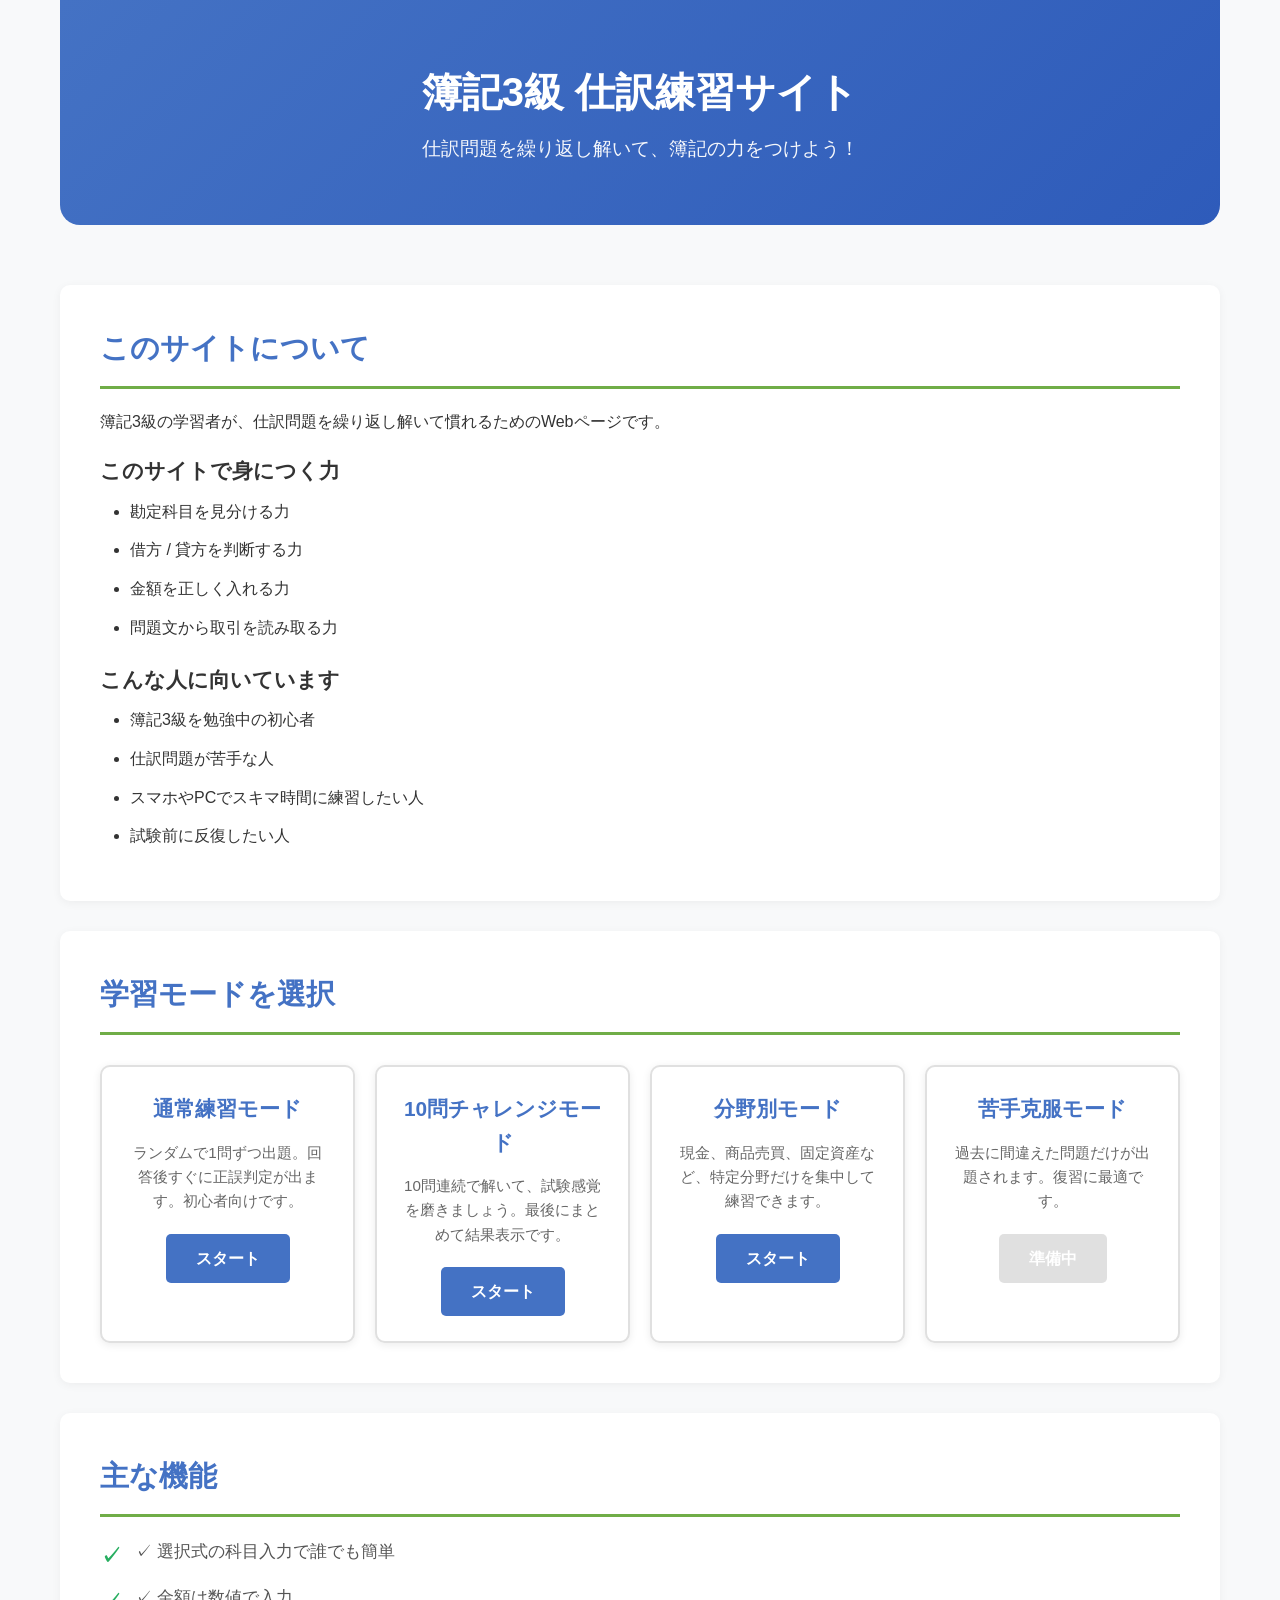
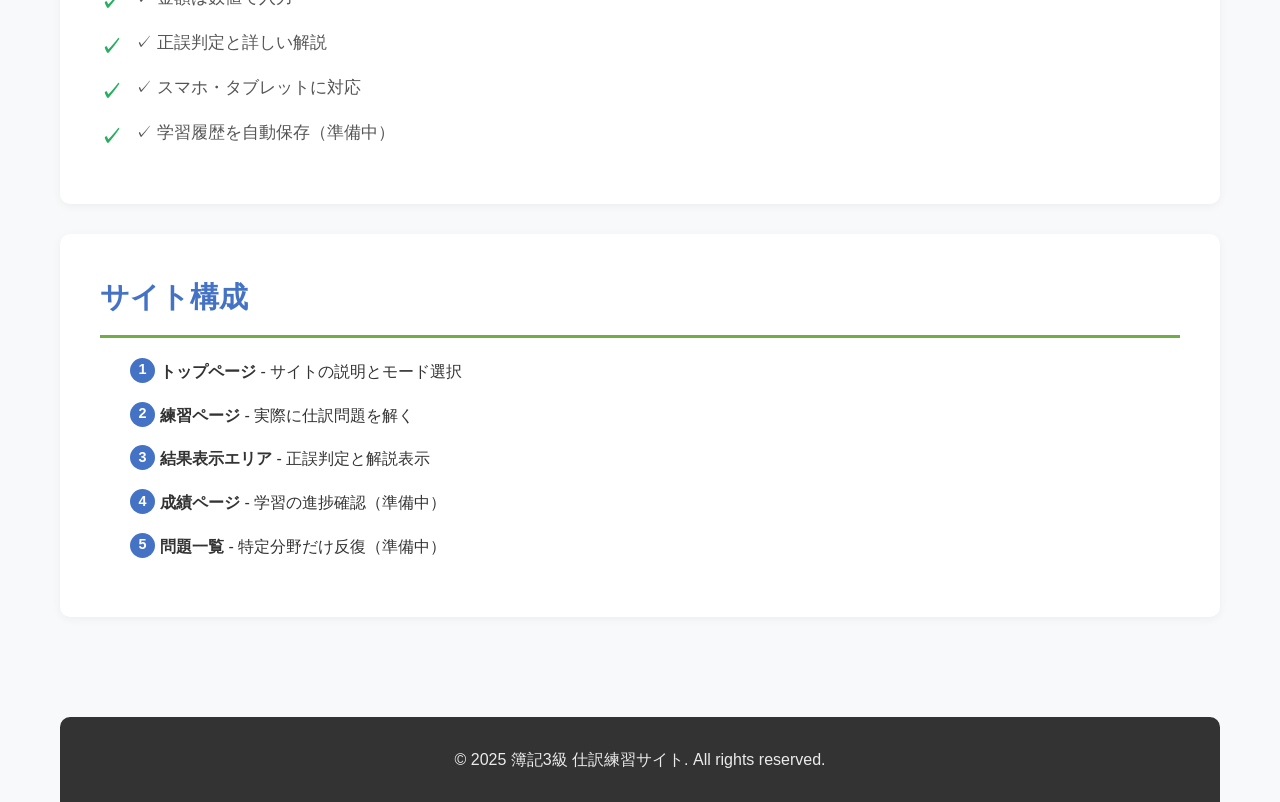
<file: index.html>
<!DOCTYPE html>
<html lang="ja">
<head>
    <meta charset="UTF-8">
    <meta name="viewport" content="width=device-width, initial-scale=1.0">
    <title>簿記3級 仕訳練習サイト</title>
    <link rel="stylesheet" href="style.css">
</head>
<body>
    <div class="container">
        <header>
            <h1>簿記3級 仕訳練習サイト</h1>
            <p class="subtitle">仕訳問題を繰り返し解いて、簿記の力をつけよう！</p>
        </header>

        <main>
            <section class="about">
                <h2>このサイトについて</h2>
                <p>簿記3級の学習者が、仕訳問題を繰り返し解いて慣れるためのWebページです。</p>
                
                <h3>このサイトで身につく力</h3>
                <ul>
                    <li>勘定科目を見分ける力</li>
                    <li>借方 / 貸方を判断する力</li>
                    <li>金額を正しく入れる力</li>
                    <li>問題文から取引を読み取る力</li>
                </ul>

                <h3>こんな人に向いています</h3>
                <ul>
                    <li>簿記3級を勉強中の初心者</li>
                    <li>仕訳問題が苦手な人</li>
                    <li>スマホやPCでスキマ時間に練習したい人</li>
                    <li>試験前に反復したい人</li>
                </ul>
            </section>

            <section class="modes">
                <h2>学習モードを選択</h2>
                <div class="mode-grid">
                    <div class="mode-card">
                        <h3>通常練習モード</h3>
                        <p>ランダムで1問ずつ出題。回答後すぐに正誤判定が出ます。初心者向けです。</p>
                        <a href="practice.html?mode=normal" class="btn">スタート</a>
                    </div>

                    <div class="mode-card">
                        <h3>10問チャレンジモード</h3>
                        <p>10問連続で解いて、試験感覚を磨きましょう。最後にまとめて結果表示です。</p>
                        <a href="practice.html?mode=challenge" class="btn">スタート</a>
                    </div>

                    <div class="mode-card">
                        <h3>分野別モード</h3>
                        <p>現金、商品売買、固定資産など、特定分野だけを集中して練習できます。</p>
                        <a href="practice.html?mode=category" class="btn">スタート</a>
                    </div>

                    <div class="mode-card">
                        <h3>苦手克服モード</h3>
                        <p>過去に間違えた問題だけが出題されます。復習に最適です。</p>
                        <a href="practice.html?mode=weak" class="btn disabled">準備中</a>
                    </div>
                </div>
            </section>

            <section class="features">
                <h2>主な機能</h2>
                <ul>
                    <li>✓ 選択式の科目入力で誰でも簡単</li>
                    <li>✓ 金額は数値で入力</li>
                    <li>✓ 正誤判定と詳しい解説</li>
                    <li>✓ スマホ・タブレットに対応</li>
                    <li>✓ 学習履歴を自動保存（準備中）</li>
                </ul>
            </section>

            <section class="info">
                <h2>サイト構成</h2>
                <ol>
                    <li><strong>トップページ</strong> - サイトの説明とモード選択</li>
                    <li><strong>練習ページ</strong> - 実際に仕訳問題を解く</li>
                    <li><strong>結果表示エリア</strong> - 正誤判定と解説表示</li>
                    <li><strong>成績ページ</strong> - 学習の進捗確認（準備中）</li>
                    <li><strong>問題一覧</strong> - 特定分野だけ反復（準備中）</li>
                </ol>
            </section>
        </main>

        <footer>
            <p>&copy; 2025 簿記3級 仕訳練習サイト. All rights reserved.</p>
        </footer>
    </div>
</body>
</html>
</file>
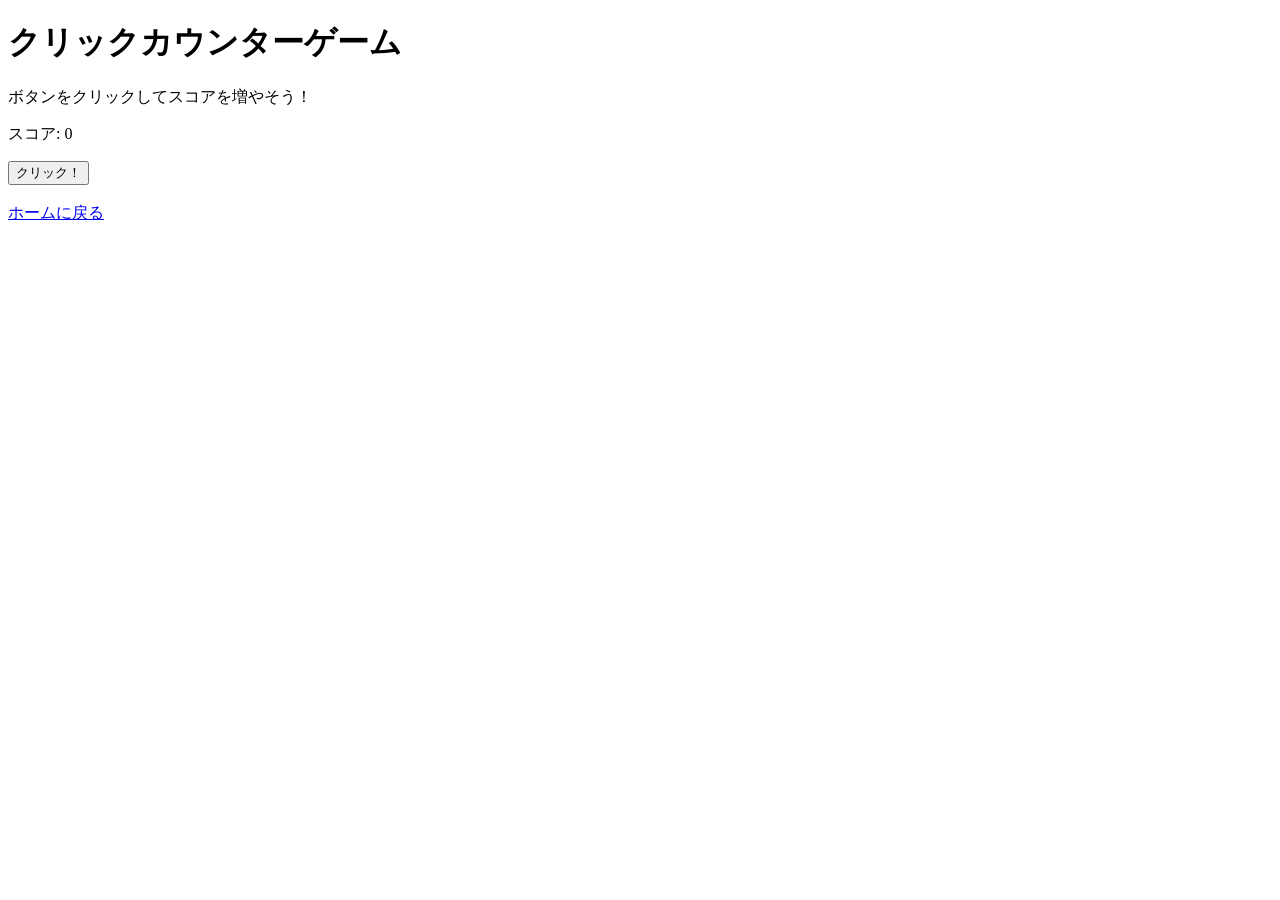
<file: game.html>
<!DOCTYPE html>
<html lang="ja">
<head>
    <meta charset="UTF-8">
    <title>簡単ゲーム - クリックカウンター</title>
</head>
<body>
    <h1>クリックカウンターゲーム</h1>
    <p>ボタンをクリックしてスコアを増やそう！</p>
    <p>スコア: <span id="score">0</span></p>
    <button id="clickButton">クリック！</button>
    <br><br>
    <a href="index.html">ホームに戻る</a>

    <script>
        let score = 0;
        const scoreDisplay = document.getElementById('score');
        const clickButton = document.getElementById('clickButton');

        clickButton.addEventListener('click', function() {
            score++;
            scoreDisplay.textContent = score;
        });
    </script>
</body>
</html></content>
<parameter name="filePath">
</file>
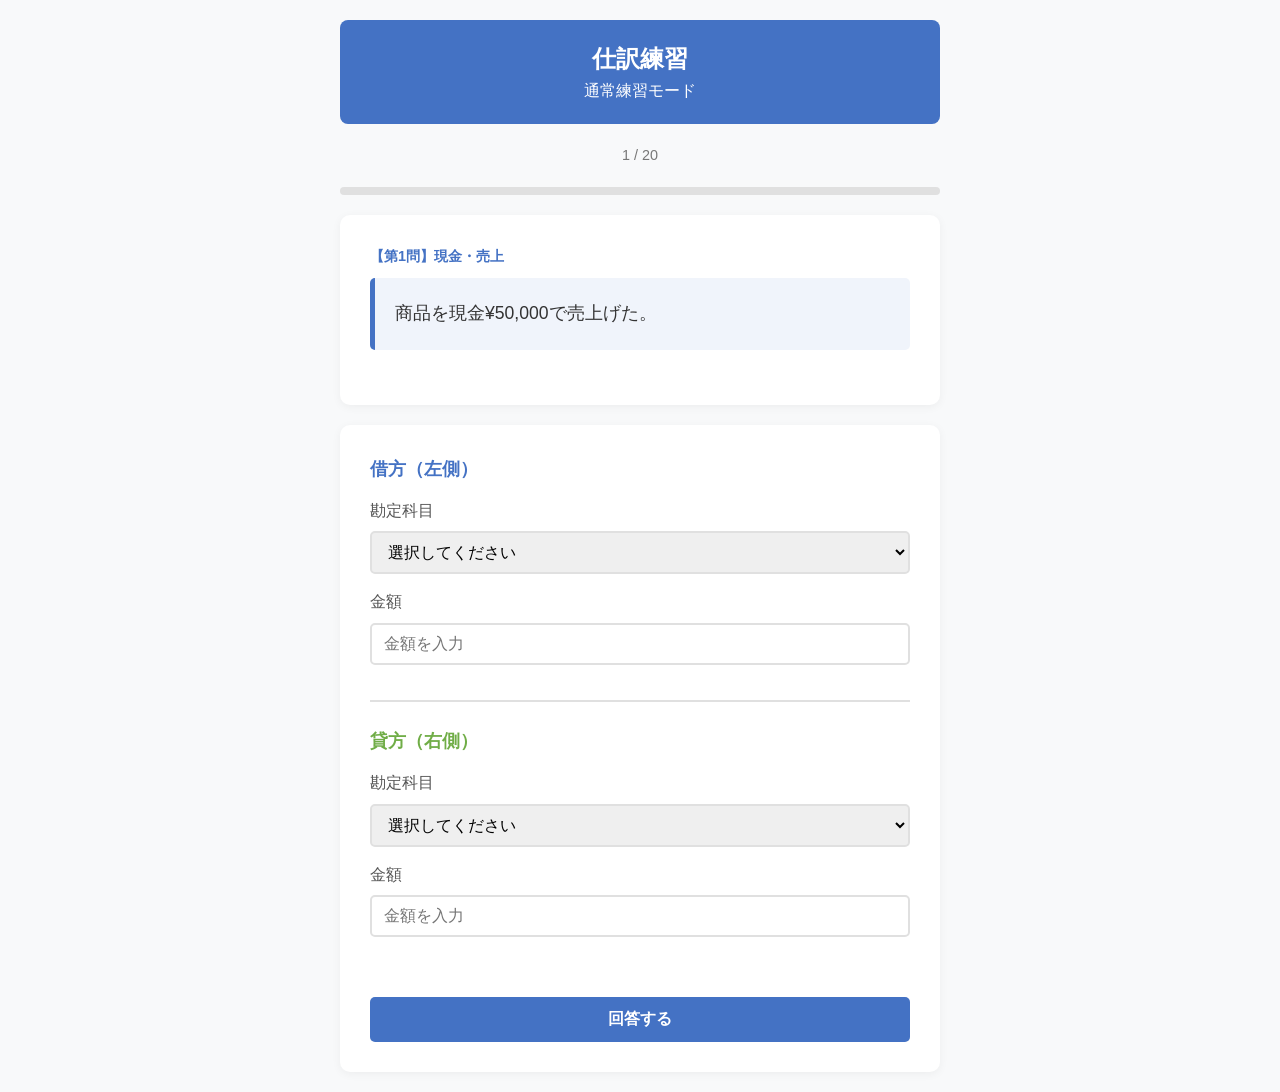
<file: practice.html>
<!DOCTYPE html>
<html lang="ja">
<head>
    <meta charset="UTF-8">
    <meta name="viewport" content="width=device-width, initial-scale=1.0">
    <title>簿記3級 仕訳練習 - 練習ページ</title>
    <link rel="stylesheet" href="style.css">
</head>
<body>
    <div class="practice-container">
        <div class="practice-header">
            <h2>仕訳練習</h2>
            <div id="modeDisplay"></div>
        </div>

        <div class="progress-text">
            <span id="questionNumber">問 1</span> / <span id="totalQuestions">10</span>
        </div>
        <div class="progress-bar">
            <div class="progress-fill" id="progressFill"></div>
        </div>

        <!-- 問題セクション -->
        <div class="problem-section" id="problemSection">
            <div class="problem-number" id="problemId"></div>
            <div class="problem-text" id="problemText"></div>
        </div>

        <!-- 回答セクション -->
        <div class="answer-section" id="answerSection">
            <div class="debit-section">
                <div class="section-title debit">借方（左側）</div>
                <div class="form-group">
                    <label for="debitAccount">勘定科目</label>
                    <select id="debitAccount">
                        <option value="">選択してください</option>
                    </select>
                </div>
                <div class="form-group">
                    <label for="debitAmount">金額</label>
                    <input type="number" id="debitAmount" placeholder="金額を入力">
                </div>
            </div>

            <div class="credit-section">
                <div class="section-title credit">貸方（右側）</div>
                <div class="form-group">
                    <label for="creditAccount">勘定科目</label>
                    <select id="creditAccount">
                        <option value="">選択してください</option>
                    </select>
                </div>
                <div class="form-group">
                    <label for="creditAmount">金額</label>
                    <input type="number" id="creditAmount" placeholder="金額を入力">
                </div>
            </div>

            <div class="button-group">
                <button class="btn btn-answer" id="answerBtn" onclick="checkAnswer()">回答する</button>
            </div>
        </div>

        <!-- 結果セクション -->
        <div id="resultSection" style="display: none;"></div>

        <!-- ナビゲーションボタン -->
        <div class="button-group" id="navigationButtons" style="display: none;">
            <button class="btn btn-next secondary" onclick="nextQuestion()">次の問題へ</button>
            <button class="btn secondary" onclick="goHome()">トップへ戻る</button>
        </div>

        <!-- 完了メッセージ -->
        <div id="completionMessage" style="display: none; padding: 30px; text-align: center;">
            <h2 style="color: var(--success-color); margin-bottom: 20px;">練習完了！</h2>
            <div id="finalScore" style="font-size: 1.5rem; margin-bottom: 20px;"></div>
            <div class="button-group">
                <button class="btn secondary" onclick="location.href='index.html'">トップへ戻る</button>
            </div>
        </div>
    </div>

    <script src="questions.js"></script>
    <script src="script.js"></script>
</body>
</html>
</file>
<file: style.css>
* {
    margin: 0;
    padding: 0;
    box-sizing: border-box;
}

:root {
    --primary-color: #4472C4;
    --secondary-color: #70AD47;
    --danger-color: #E74C3C;
    --success-color: #27AE60;
    --warning-color: #F39C12;
    --bg-color: #F8F9FA;
    --text-color: #333333;
    --border-color: #E0E0E0;
}

body {
    font-family: 'Segoe UI', Tahoma, Geneva, Verdana, sans-serif;
    background-color: var(--bg-color);
    color: var(--text-color);
    line-height: 1.6;
}

.container {
    max-width: 1200px;
    margin: 0 auto;
    padding: 0 20px;
}

/* Header */
header {
    background: linear-gradient(135deg, var(--primary-color) 0%, #2E5BBA 100%);
    color: white;
    padding: 60px 20px;
    text-align: center;
    border-radius: 0 0 20px 20px;
    margin-bottom: 40px;
}

header h1 {
    font-size: 2.5rem;
    margin-bottom: 10px;
    font-weight: 700;
}

header .subtitle {
    font-size: 1.2rem;
    opacity: 0.95;
    font-weight: 300;
}

/* Main sections */
main {
    padding: 20px 0;
}

section {
    background: white;
    padding: 40px;
    margin-bottom: 30px;
    border-radius: 10px;
    box-shadow: 0 2px 10px rgba(0, 0, 0, 0.05);
}

section h2 {
    font-size: 1.8rem;
    color: var(--primary-color);
    margin-bottom: 20px;
    border-bottom: 3px solid var(--secondary-color);
    padding-bottom: 15px;
}

section h3 {
    font-size: 1.3rem;
    color: var(--text-color);
    margin-top: 20px;
    margin-bottom: 10px;
}

section ul, section ol {
    padding-left: 30px;
}

section li {
    margin-bottom: 10px;
    line-height: 1.8;
}

/* Mode Grid */
.mode-grid {
    display: grid;
    grid-template-columns: repeat(auto-fit, minmax(250px, 1fr));
    gap: 20px;
    margin-top: 30px;
}

.mode-card {
    background: white;
    border: 2px solid var(--border-color);
    border-radius: 10px;
    padding: 25px;
    transition: all 0.3s ease;
    text-align: center;
    box-shadow: 0 2px 8px rgba(0, 0, 0, 0.08);
}

.mode-card:hover {
    border-color: var(--primary-color);
    box-shadow: 0 6px 20px rgba(68, 114, 196, 0.2);
    transform: translateY(-2px);
}

.mode-card h3 {
    color: var(--primary-color);
    margin-bottom: 15px;
    margin-top: 0;
}

.mode-card p {
    color: #666;
    font-size: 0.95rem;
    line-height: 1.6;
    margin-bottom: 20px;
}

/* Button */
.btn {
    display: inline-block;
    padding: 12px 30px;
    background-color: var(--primary-color);
    color: white;
    text-decoration: none;
    border-radius: 5px;
    transition: all 0.3s ease;
    border: none;
    cursor: pointer;
    font-size: 1rem;
    font-weight: 600;
}

.btn:hover {
    background-color: #2E5BBA;
    box-shadow: 0 4px 12px rgba(68, 114, 196, 0.3);
    transform: translateY(-2px);
}

.btn.secondary {
    background-color: var(--secondary-color);
}

.btn.secondary:hover {
    background-color: #5A8E3A;
}

.btn.success {
    background-color: var(--success-color);
}

.btn.success:hover {
    background-color: #1E8449;
}

.btn.danger {
    background-color: var(--danger-color);
}

.btn.danger:hover {
    background-color: #C0392B;
}

.btn.disabled {
    background-color: #CCCCCC;
    cursor: not-allowed;
    opacity: 0.6;
}

.btn.disabled:hover {
    background-color: #CCCCCC;
    transform: none;
    box-shadow: none;
}

/* Features */
.features ul {
    list-style: none;
    padding: 0;
}

.features li {
    padding-left: 35px;
    position: relative;
    font-size: 1.05rem;
    margin-bottom: 15px;
    color: #555;
}

.features li:before {
    content: "✓";
    position: absolute;
    left: 0;
    color: var(--success-color);
    font-weight: bold;
    font-size: 1.3rem;
}

/* Info section */
.info ol {
    counter-reset: item;
    list-style-type: none;
}

.info li {
    counter-increment: item;
    margin-bottom: 15px;
    padding-left: 30px;
    position: relative;
}

.info li:before {
    content: counter(item);
    position: absolute;
    left: 0;
    background: var(--primary-color);
    color: white;
    width: 25px;
    height: 25px;
    border-radius: 50%;
    display: flex;
    align-items: center;
    justify-content: center;
    font-size: 0.9rem;
    font-weight: 600;
}

/* Practice page */
.practice-container {
    max-width: 600px;
    margin: 20px auto;
}

.practice-header {
    background: var(--primary-color);
    color: white;
    padding: 20px;
    border-radius: 8px;
    margin-bottom: 20px;
    text-align: center;
}

.practice-header h2 {
    color: white;
    border: none;
    padding: 0;
    margin: 0;
    font-size: 1.5rem;
}

.problem-section {
    background: white;
    padding: 30px;
    border-radius: 10px;
    box-shadow: 0 2px 10px rgba(0, 0, 0, 0.05);
    margin-bottom: 20px;
}

.problem-number {
    color: var(--primary-color);
    font-weight: bold;
    font-size: 0.9rem;
    margin-bottom: 10px;
}

.problem-text {
    font-size: 1.1rem;
    line-height: 1.8;
    color: var(--text-color);
    padding: 20px;
    background: #F0F4FB;
    border-left: 5px solid var(--primary-color);
    border-radius: 5px;
    margin-bottom: 25px;
}

/* Answer form */
.answer-section {
    background: white;
    padding: 30px;
    border-radius: 10px;
    box-shadow: 0 2px 10px rgba(0, 0, 0, 0.05);
    margin-bottom: 20px;
}

.debit-section, .credit-section {
    margin-bottom: 25px;
    padding-bottom: 20px;
    border-bottom: 2px solid var(--border-color);
}

.debit-section:last-child {
    border-bottom: none;
    margin-bottom: 0;
    padding-bottom: 0;
}

.credit-section {
    border-bottom: none;
}

.section-title {
    font-size: 1.1rem;
    font-weight: 600;
    color: var(--text-color);
    margin-bottom: 15px;
}

.section-title.debit {
    color: var(--primary-color);
}

.section-title.credit {
    color: var(--secondary-color);
}

.form-group {
    margin-bottom: 15px;
}

.form-group label {
    display: block;
    margin-bottom: 8px;
    font-weight: 500;
    color: #555;
}

.form-group select, .form-group input {
    width: 100%;
    padding: 10px 12px;
    border: 2px solid var(--border-color);
    border-radius: 5px;
    font-size: 1rem;
    transition: border-color 0.3s ease;
}

.form-group select:focus, .form-group input:focus {
    outline: none;
    border-color: var(--primary-color);
}

.form-group input[type="number"] {
    font-size: 1rem;
}

/* Answer button */
.button-group {
    display: flex;
    gap: 10px;
    margin-top: 25px;
}

.btn-answer {
    flex: 1;
}

.btn-next {
    flex: 1;
}

/* Result section */
.result-section {
    padding: 30px;
    border-radius: 10px;
    margin-bottom: 20px;
}

.result-section.correct {
    background: #E8F8F5;
    border-left: 5px solid var(--success-color);
}

.result-section.incorrect {
    background: #FADBD8;
    border-left: 5px solid var(--danger-color);
}

.result-title {
    font-size: 1.5rem;
    font-weight: bold;
    margin-bottom: 15px;
}

.result-section.correct .result-title {
    color: var(--success-color);
}

.result-section.incorrect .result-title {
    color: var(--danger-color);
}

.correct-answer {
    background: white;
    padding: 20px;
    border-radius: 8px;
    margin-bottom: 15px;
}

.correct-answer h4 {
    color: var(--primary-color);
    margin-bottom: 10px;
}

.answer-display {
    display: grid;
    grid-template-columns: 1fr 1fr;
    gap: 20px;
}

.answer-item {
    background: #F9F9F9;
    padding: 15px;
    border-radius: 5px;
    border-left: 3px solid var(--primary-color);
}

.answer-item.credit {
    border-left-color: var(--secondary-color);
}

.answer-label {
    font-size: 0.85rem;
    color: #777;
    margin-bottom: 5px;
}

.answer-value {
    font-weight: bold;
    color: var(--text-color);
    font-size: 1.1rem;
}

.explanation {
    background: white;
    padding: 20px;
    border-radius: 8px;
    line-height: 1.8;
}

.explanation h4 {
    color: var(--primary-color);
    margin-bottom: 10px;
}

.explanation p {
    margin-bottom: 10px;
    color: #555;
}

.explanation p:last-child {
    margin-bottom: 0;
}

/* Progress bar */
.progress-bar {
    background: var(--border-color);
    height: 8px;
    border-radius: 5px;
    overflow: hidden;
    margin: 20px 0;
}

.progress-fill {
    height: 100%;
    background: var(--secondary-color);
    transition: width 0.3s ease;
}

.progress-text {
    text-align: center;
    color: #777;
    font-size: 0.9rem;
}

/* Footer */
footer {
    background: #333;
    color: white;
    text-align: center;
    padding: 30px 20px;
    margin-top: 50px;
    border-radius: 10px 10px 0 0;
}

footer p {
    margin: 0;
    opacity: 0.9;
}

/* Responsive */
@media (max-width: 768px) {
    header h1 {
        font-size: 2rem;
    }

    header .subtitle {
        font-size: 1rem;
    }

    section {
        padding: 25px 20px;
    }

    section h2 {
        font-size: 1.5rem;
    }

    .mode-grid {
        grid-template-columns: 1fr;
    }

    .answer-display {
        grid-template-columns: 1fr;
    }

    .button-group {
        flex-direction: column;
    }

    .practice-container {
        padding: 0 15px;
    }
}

@media (max-width: 480px) {
    header {
        padding: 40px 15px;
        margin-bottom: 20px;
    }

    header h1 {
        font-size: 1.5rem;
    }

    section {
        padding: 20px 15px;
        margin-bottom: 20px;
    }

    section h2 {
        font-size: 1.3rem;
    }

    .problem-text {
        padding: 15px;
        font-size: 1rem;
    }

    .problem-section, .answer-section, .result-section {
        padding: 20px 15px;
    }
}
</file>
